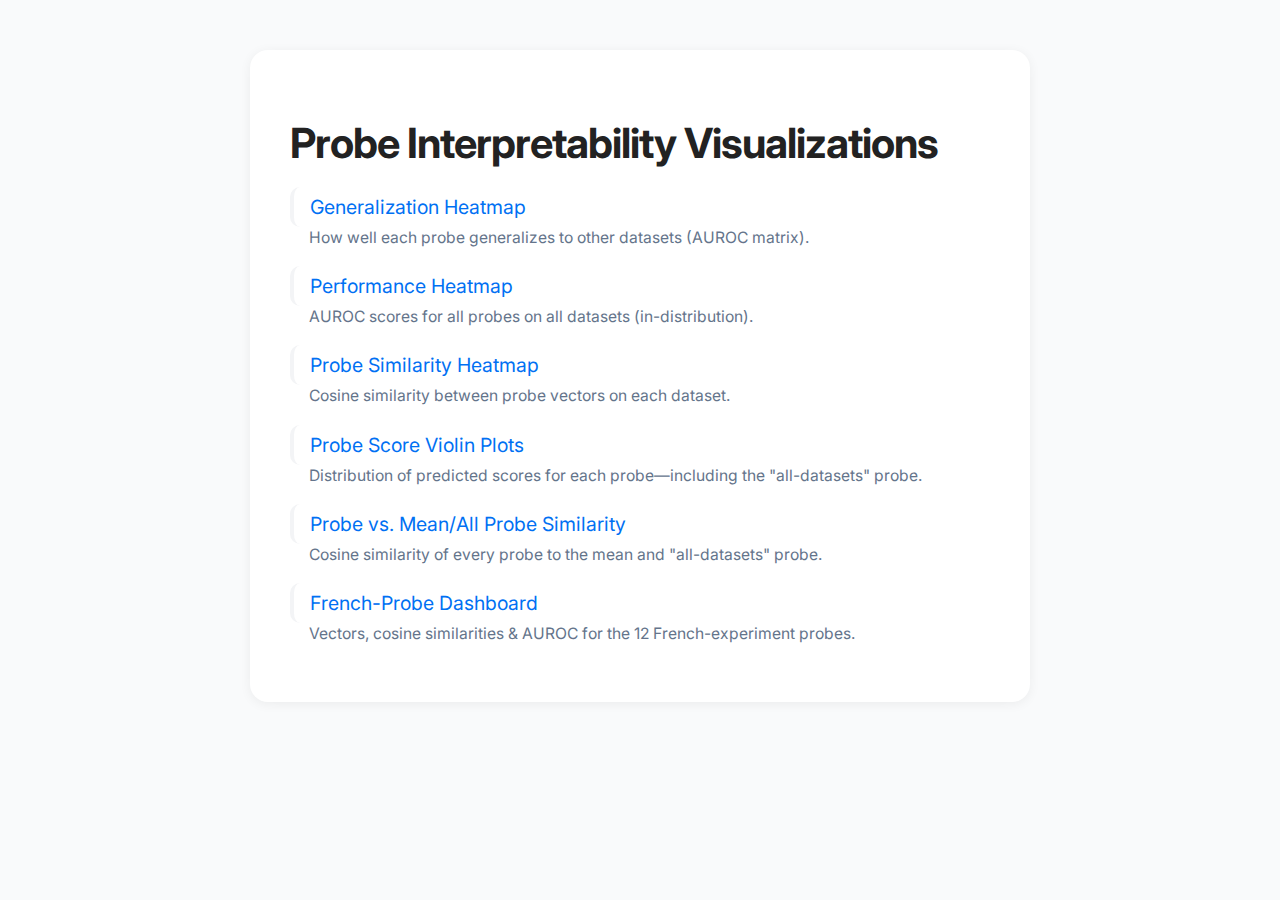
<file: evaluating-probes/interpretability/index.html>
<!DOCTYPE html>
<html lang="en">
<head>
  <meta charset="UTF-8">
  <title>Probe Interpretability Visualizations</title>
  <meta name="viewport" content="width=device-width, initial-scale=1.0">
  <link href="style.css" rel="stylesheet">
  <link href="https://fonts.googleapis.com/css?family=Inter:400,600,700&display=swap" rel="stylesheet">
  <style>
    body { font-family: 'Inter', sans-serif; background: #f9fafb; color: #222; }
    .container { max-width: 700px; margin: 50px auto; padding: 2.5rem; background: #fff; border-radius: 18px; box-shadow: 0 2px 12px rgba(0,0,0,0.06);}
    h1 { font-size: 2.6rem; font-weight: 700; letter-spacing: -1px; margin-bottom: 1.2rem; }
    ul { list-style: none; margin: 0; padding: 0; }
    li { margin: 1.2rem 0; }
    a.visual-link { display: flex; align-items: center; font-size: 1.22rem; text-decoration: none; color: #0070f3; transition: color 0.16s; border-left: 4px solid #f3f4f6; padding: 0.5rem 1rem; border-radius: 10px 0 0 10px; }
    a.visual-link:hover { color: #0051a8; background: #f1f6fa; border-left-color: #0070f3;}
    .desc { color: #64748b; font-size: 0.98rem; margin-left: 1.2rem; }
    @media (max-width: 640px) { .container { padding: 1rem; } h1 { font-size: 2rem; } }
  </style>
</head>
<body>
  <div class="container">
    <h1>Probe Interpretability Visualizations</h1>
    <ul>
      <li>
        <a class="visual-link" href="generalization_heatmap.html">Generalization Heatmap</a>
        <span class="desc">How well each probe generalizes to other datasets (AUROC matrix).</span>
      </li>
      <li>
        <a class="visual-link" href="performance_heatmap.html">Performance Heatmap</a>
        <span class="desc">AUROC scores for all probes on all datasets (in-distribution).</span>
      </li>
      <li>
        <a class="visual-link" href="probe_similarity_heatmap.html">Probe Similarity Heatmap</a>
        <span class="desc">Cosine similarity between probe vectors on each dataset.</span>
      </li>
      <li>
        <a class="visual-link" href="violin_plots.html">Probe Score Violin Plots</a>
        <span class="desc">Distribution of predicted scores for each probe—including the "all-datasets" probe.</span>
      </li>
      <li>
        <a class="visual-link" href="probe_vs_mean_singleall_similarity.html">Probe vs. Mean/All Probe Similarity</a>
        <span class="desc">Cosine similarity of every probe to the mean and "all-datasets" probe.</span>
      </li>
      <li>
      <a class="visual-link" href="french_probe_dashboard.html">
        French-Probe Dashboard
      </a>
      <span class="desc">Vectors, cosine similarities & AUROC for the 12 French-experiment probes.</span>
    </li>
    </ul>
  </div>
</body>
</html>
</file>
<file: evaluating-probes/interpretability/style.css>
/* interpretability/style.css */

/* General body and container styling for a clean look */
body {
    font-family: 'Inter', sans-serif;
    background-color: #f9fafb; /* A slightly off-white background */
}

.main-container {
    max-width: 1600px;
    margin-left: auto;
    margin-right: auto;
}

/* Fix for long table headers */
#heatmap-table thead th {
    height: 250px; /* Give space for the rotated text */
    white-space: nowrap;
    writing-mode: vertical-rl; /* Rotate text vertically */
    transform: rotate(180deg); /* Flip the text to be readable */
    text-align: left;
    padding-left: 8px;
    padding-right: 8px;
    vertical-align: bottom;
    border-bottom: 2px solid #e5e7eb;
}

/* Keep the first column header normal */
#heatmap-table thead th:first-child {
    height: auto;
    white-space: normal;
    writing-mode: horizontal-tb;
    transform: none;
    text-align: left;
    vertical-align: middle;
}

/* Fix for text visibility in colored cells */
#heatmap-table td {
    color: #111827; /* A dark gray for high contrast */
    font-weight: 500;
    /* Add a subtle shadow to make text pop against any background */
    text-shadow: 0 0 3px rgba(255, 255, 255, 0.6);
}

/* Style for N/A cells to make them less prominent */
.na-cell {
    background-color: #f3f4f6 !important; /* Override JS color */
    color: #9ca3af; /* Lighter text for N/A */
    font-weight: 400;
    text-shadow: none;
}

body, html { font-family: 'Inter', sans-serif; }
.bg-white { background: #fff; }
.rounded-xl { border-radius: 1.25rem; }
.shadow-lg { box-shadow: 0 8px 40px rgba(0,0,0,0.08); }
.main-container { max-width: 1400px; margin-left: auto; margin-right: auto; }
select, input, .p-2, .p-2\.5 { font-family: inherit; }
table { border-radius: 12px; overflow: hidden; }
th, td { border-bottom: 1px solid #e5e7eb; }
tr:last-child td { border-bottom: none; }
</file>
